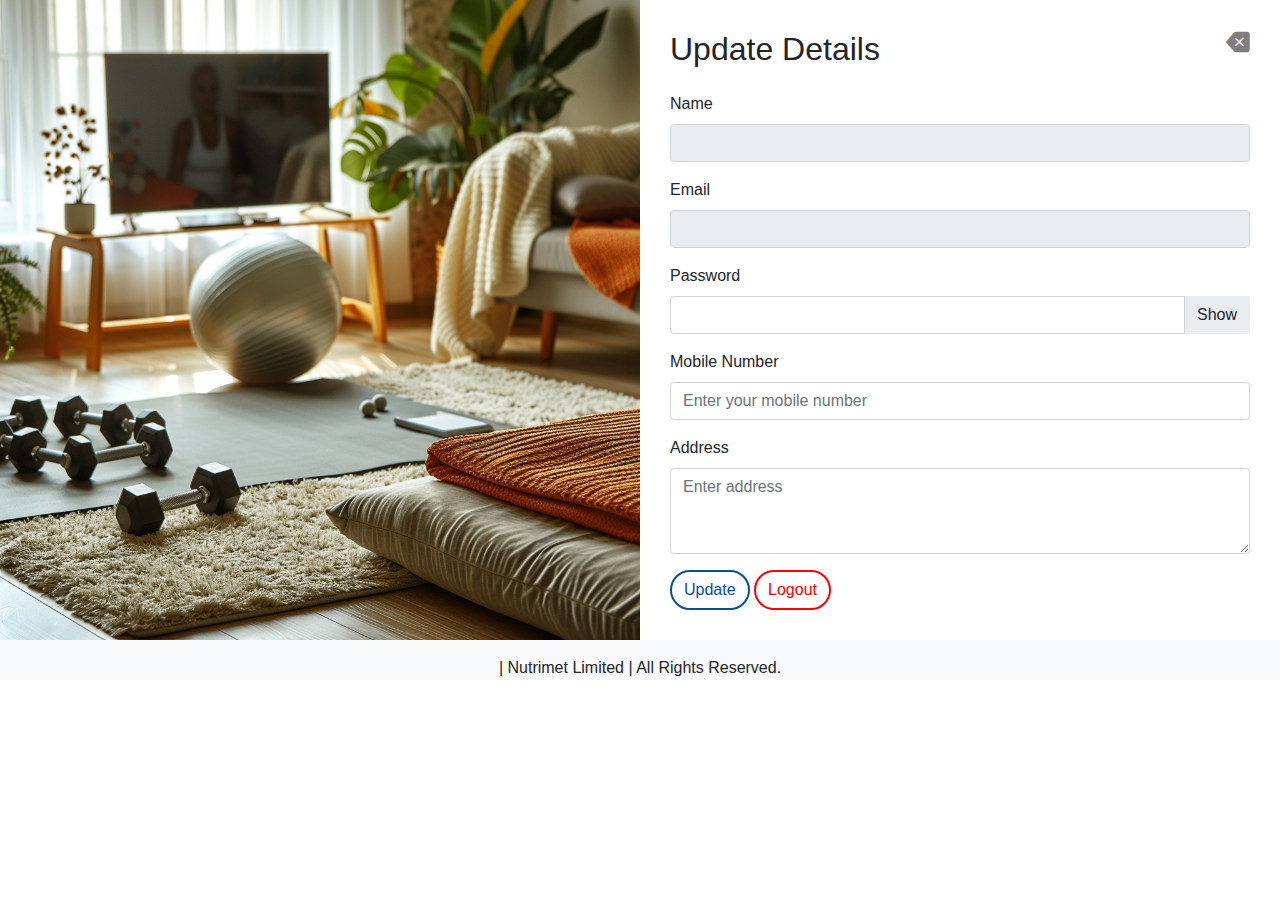
<file: templates/html/details.html>
<!DOCTYPE html>
<html lang="en">
<head>
  <meta charset="UTF-8">
  <meta name="viewport" content="width=device-width, initial-scale=1.0">
  <link rel="icon" href="../../static/images/logo/main.png" type="image/x-icon" />
    <title>Nutrimet | My Profile</title>
      <link href="https://cdn.jsdelivr.net/npm/bootstrap@5.3.3/dist/css/bootstrap.min.css" rel="stylesheet" integrity="sha384-QWTKZyjpPEjISv5WaRU9OFeRpok6YctnYmDr5pNlyT2bRjXh0JMhjY6hW+ALEwIH" crossorigin="anonymous">

    <script src="https://cdn.jsdelivr.net/npm/bootstrap@5.3.3/dist/js/bootstrap.bundle.min.js" integrity="sha384-YvpcrYf0tY3lHB60NNkmXc5s9fDVZLESaAA55NDzOxhy9GkcIdslK1eN7N6jIeHz" crossorigin="anonymous"></script>

  <script src="https://cdnjs.cloudflare.com/ajax/libs/jquery/3.5.1/jquery.min.js"></script>
  <script src="https://maxcdn.bootstrapcdn.com/bootstrap/4.5.2/js/bootstrap.min.js"></script>
  <link rel="stylesheet" href="https://cdn.jsdelivr.net/npm/bootstrap-icons@1.11.3/font/bootstrap-icons.min.css">
  <!-- Bootstrap CSS -->
  <link href="https://maxcdn.bootstrapcdn.com/bootstrap/4.5.2/css/bootstrap.min.css" rel="stylesheet">
  <!-- External CSS -->
  <link href="../../static/css/common.css" rel="stylesheet">
  <link href="../../static/css/details.css" rel="stylesheet">
  <!-- External JS -->
  <!-- <script src="../js/common.js"></script> -->
  <script>
    // debugger
    let user_details = {{ user_info | safe }};
  </script>
  <!-- <script src="../../static/js/common.js"></script> -->
  <script src="../../static/js/details.js"></script>
</head>
<body>
  <div class="modal fade" id="popOver" tabindex="-1" aria-labelledby="popOverLabel"
    aria-hidden="true">
    <div class="modal-dialog">
      <div class="modal-content">
        <div class="modal-header">
          <h5 class="modal-title" id="popOverLabel"></h5>
          <button type="button" class="btn-close" data-bs-dismiss="modal" aria-label="Close" id="popover-close"></button>
        </div>
        <div class="modal-body">
          <p id="popover-message"></p>
        </div>
      </div>
    </div>
  </div>
  <div class="">
    <div class="row justify-content-center m-0">
      <div class="col-md-6 p-0" id="leftSide"></div>
      <div class="col-md-6 p-0" id="rightSide">
        <div class="form-container">
          <button type="button" class="close" aria-label="Close"  onclick="closeDetails()">
            <i class="bi bi-backspace-fill"></i>
          </button>
          <h2 class="mb-4">Update Details</h2>
          <div class="form-group">
            <label for="Name" >Name</label>
            <input type="text" class="form-control mb-3" id="Full_Name" disabled>
          </div>
          <div class="form-group">
            <label for="Email" >Email</label>
            <input type="email" class="form-control mb-3" id="email"  disabled>
            <div class="invalid-feedback">Please enter a valid email address.</div>
          </div>
          <div class="form-group">
            <label for="password">Password</label>
            <div class="input-group">
                <input type="password" class="form-control" id="password">
                <div class="input-group-append">
                    <button class="btn " type="button" onclick="togglePasswordVisibility()" id="btntext">Show</button>
                </div>
            </div>
            <div class="invalid-feedback" id="passwordError"></div>
        </div>
            <div class="form-group">
              <label for="mobileNumber" class="form-label">Mobile Number</label>
              <input type="tel" class="form-control" id="mobileNumber" placeholder="Enter your mobile number">
              <div id="mobileNumberError" class="form-text text-danger"></div>
            </div>
            <div class="form-group">
              <label for="address">Address</label>
              <textarea class="form-control" id="address" rows="3" placeholder="Enter address"></textarea>
            </div>
            <button type="submit" class="btn btn-primary" id="updateButton">Update</button>
            <button type="button" class="btn btn-danger mr-2" onclick="resetSession()" id="logout_button">Logout</button>
          

          <div class="modal fade" id="successModal" tabindex="-1" aria-labelledby="successModalLabel" aria-hidden="true">
            <div class="modal-dialog"  >
                <div class="modal-content" style="color: black;">
                    <div class="modal-header">
                        <h5 class="modal-title" id="successModalLabel">Success!</h5>
                        <button type="button" class="btn-close" data-bs-dismiss="modal" aria-label="Close" onclick="closeUpDetails()"></button>
                    </div>
                    <div class="modal-body">
                        Your details have been updated.
                   </div>
                </div>
            </div>
        </div>
        
        </div>
      </div>
    </div>
  </div>
      <!-- Footer -->
    <!-- Copy in other pages -->
    <footer class="flex-column justify-content-center text-center">
      <div class="bg-body-tertiary">
          <p class="pt-3">
              <span id="current_Year"></span> |
              Nutrimet Limited |
              All Rights Reserved.
          </p>
      </div>
  </footer>
 
</body>
</html>
</file>
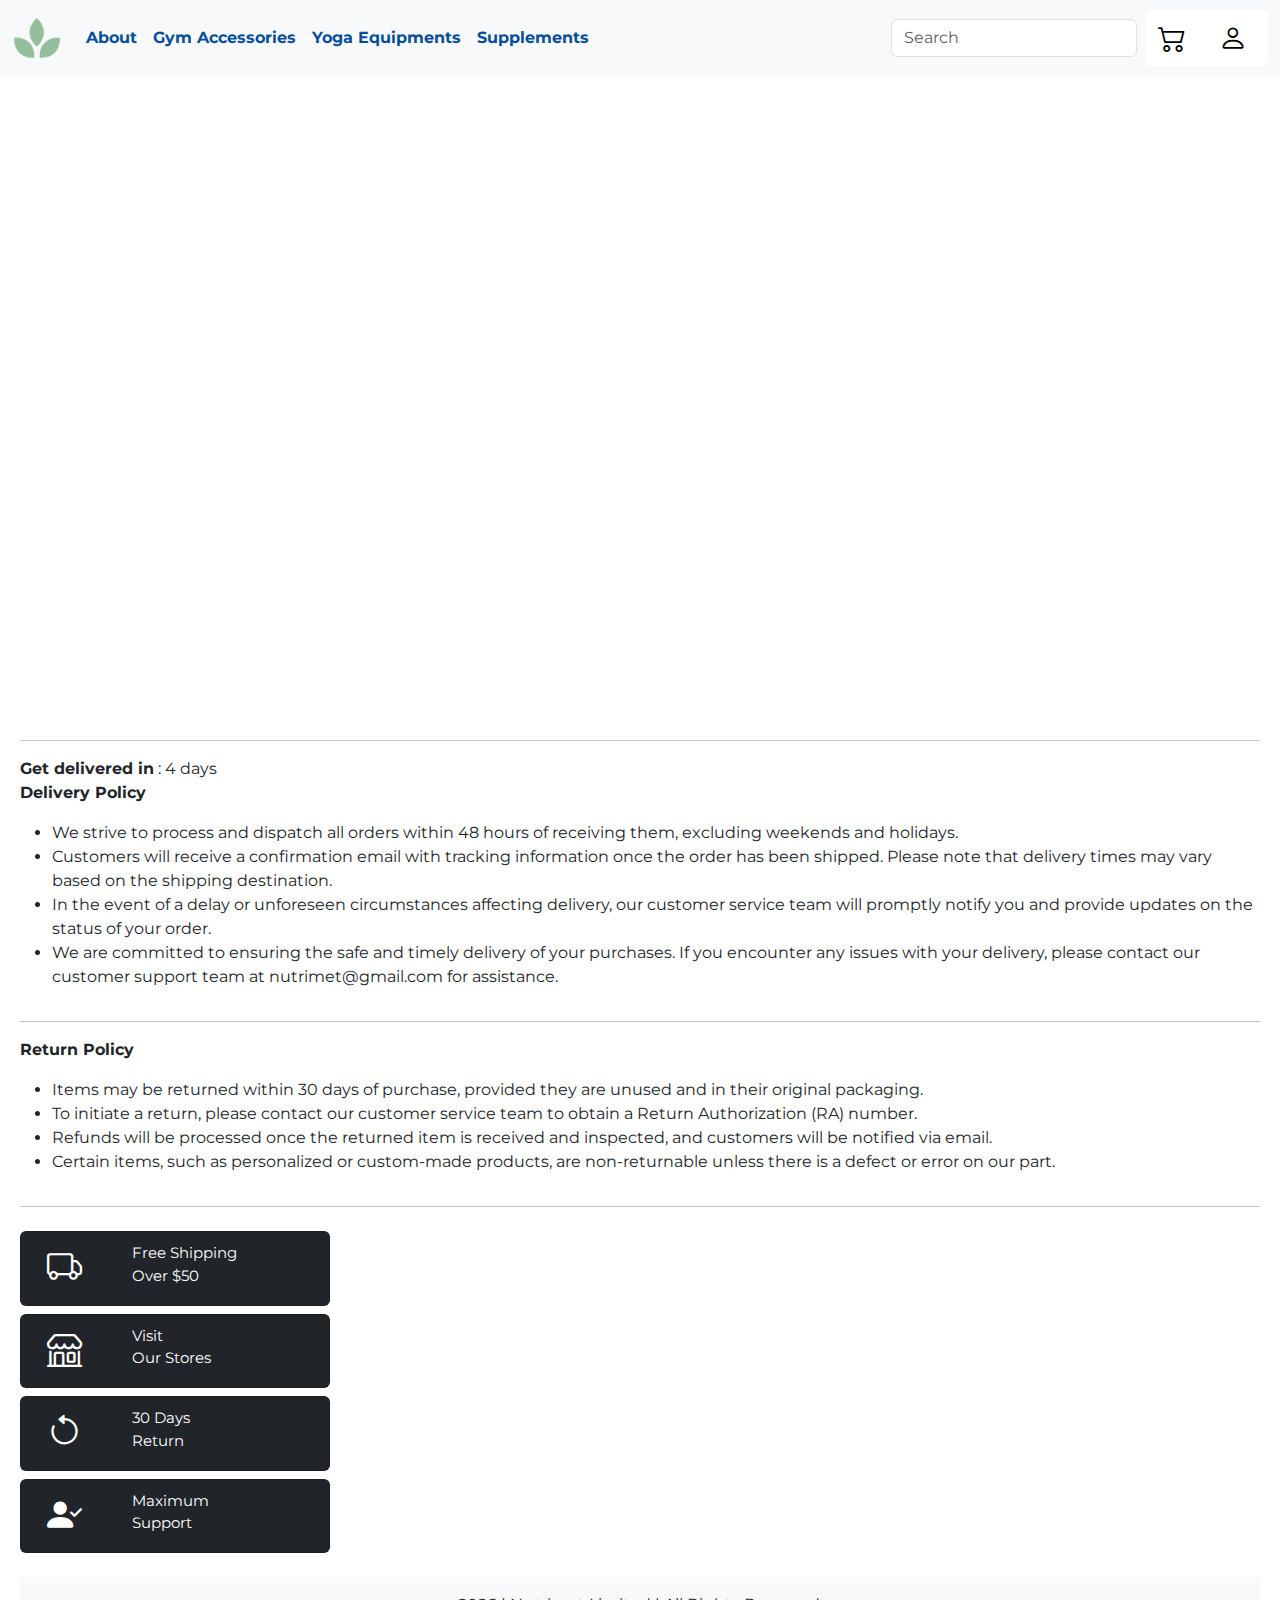
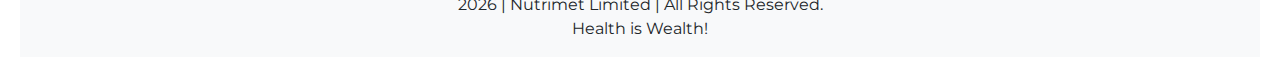
<file: templates/html/productdetails.html>
<!DOCTYPE html>
<html>

<head>
  <meta charset="UTF-8">
  <meta name="viewport" content="width=device-width, initial-scale=1.0">
  <link rel="icon" href="../../static/images/logo/main.png" type="image/x-icon" />
    <title>Nutrimet | Product Detail</title>
  <!-- Bootstrap CSS | JS | Icons CDN links -->
  <link href="https://cdn.jsdelivr.net/npm/bootstrap@5.3.3/dist/css/bootstrap.min.css" rel="stylesheet"
    integrity="sha384-QWTKZyjpPEjISv5WaRU9OFeRpok6YctnYmDr5pNlyT2bRjXh0JMhjY6hW+ALEwIH" crossorigin="anonymous">
  <script src="https://cdn.jsdelivr.net/npm/bootstrap@5.3.3/dist/js/bootstrap.bundle.min.js"
    integrity="sha384-YvpcrYf0tY3lHB60NNkmXc5s9fDVZLESaAA55NDzOxhy9GkcIdslK1eN7N6jIeHz"
    crossorigin="anonymous"></script>
  <link rel="stylesheet" href="https://cdn.jsdelivr.net/npm/bootstrap-icons@1.11.3/font/bootstrap-icons.min.css">
  <!-- Google Fonts -->
  <link rel="preconnect" href="https://fonts.googleapis.com">
  <link rel="preconnect" href="https://fonts.gstatic.com" crossorigin>
  <link
    href="https://fonts.googleapis.com/css2?family=Lato:ital,wght@0,100;0,300;0,400;0,700;0,900;1,100;1,300;1,400;1,700;1,900&family=Lexend:wght@100..900&family=Montserrat:ital,wght@0,100..900;1,100..900&family=Roboto+Flex:opsz,wght@8..144,100..1000&family=Roboto+Mono:ital,wght@0,100..700;1,100..700&family=Roboto:ital,wght@0,100;0,300;0,400;0,500;0,700;0,900;1,100;1,300;1,400;1,500;1,700;1,900&display=swap"
    rel="stylesheet">
  <!-- jQuery Reference -->
  <script src="https://code.jquery.com/jquery-3.6.0.min.js"></script>
  <link rel="stylesheet" href="https://cdn.jsdelivr.net/npm/bootstrap@5.3.3/dist/css/bootstrap.min.css">
  <link rel="stylesheet" href="/static/css/common.css">
  <link rel="stylesheet" href="/static/css/productdetails.css">
  <script src="https://cdn.jsdelivr.net/npm/bootstrap@5.3.3/dist/js/bootstrap.min.js"></script>
  <script src="../../static/js/common.js"></script>
  <script type="module" src="../../static/js/productdetails.js"></script>
  <script>
    // debugger
    let product_info = {{ product | safe }};
    </script>
</head>

<body>

  
    <!-- Navbar -->
    <!-- Copy in other pages -->
    <nav class="navbar navbar-expand-lg fixed-top bg-light">
        <div class="container-fluid">
            <a class="navbar-brand active" href="/">
                <img src="../../static/images/logo/main.png" alt="Nutrimet" width="50">
            </a>
            <button class="navbar-toggler" type="button" data-bs-toggle="collapse"
                data-bs-target="#navbar_supported_content" aria-controls="navbar_supported_content"
                aria-expanded="false" aria-label="Toggle navigation">
                <span class="position-absolute translate-middle p-2 bg-danger border border-light rounded-circle" id="navbar_toggler_icon_badge"></span>
                <span class="navbar-toggler-icon"></span>
            </button>
            <div class="collapse navbar-collapse" id="navbar_supported_content">
                <ul class="navbar-nav me-auto mb-2 mb-lg-0 fw-bold">
                    <li class="nav-item">
                        <a class="nav-link w-100" aria-current="page" href="/aboutus">About</a>
                    </li>
                    <li class="nav-item">
                        <a class="nav-link w-100" aria-current="page" href="/products">Gym Accessories</a>
                    </li>
                    <li class="nav-item">
                        <a class="nav-link w-100" aria-current="page" href="/products">Yoga Equipments</a>
                    </li>
                    <li class="nav-item">
                        <a class="nav-link w-100" aria-current="page" href="/products">Supplements</a>
                    </li>
                </ul>
                <form class="d-flex" role="search">
                    <input class="form-control me-2" type="search" placeholder="Search" aria-label="Search" id="search_input">
                </form>
                <div class="btn-group align-items-center d-flex" role="group" id="nav_icons">
                    <button type="button" class="btn" id="nav_cart_button">
                        <i class="bi bi-cart2 fs-3"></i>
                        <span class="position-absolute top-0 start-90 translate-middle badge rounded-pill bg-danger mt-2" id="cart_items_badge"></span>
                        <a id="nav_cart" class="ps-2 text-decoration-none"></a>
                    </button>
                    <button type="button" class="btn" id="nav_login_button">
                        <i class="bi bi-person fs-3"></i>
                        <a id="nav_login" class="ps-2 text-decoration-none"></a>
                    </button>
                </div>                           
            </div>
        </div>
    </nav>
  

    <div class="container" >
      <div class="row" id="product_detail_container"></div>
    </div>
  

    
    <div class="section_2">
        <div class="row">
            <div class="delivery_policy">
                <hr>
                    <p><b>Get delivered in</b> : 4 days<br>
                    <b>Delivery Policy</b></p>
                    <ul>
                        <li>We strive to process and dispatch all orders within 48 hours of receiving them, excluding weekends and holidays.</li>
                        <li>Customers will receive a confirmation email with tracking information once the order has been shipped. Please note that delivery times may vary based on the shipping destination.</li>
                        <li>In the event of a delay or unforeseen circumstances affecting delivery, our customer service team will promptly notify you and provide updates on the status of your order.</li>
                        <li>We are committed to ensuring the safe and timely delivery of your purchases. If you encounter any issues with your delivery, please contact our customer support team at nutrimet@gmail.com for assistance.</li>
                    </ul>
            </div>
        </div>
        
        <div class="row">
            <div class="return_policy">
                <hr>
                <p><strong>Return Policy</strong></p>
                <ul>
                    <li>Items may be returned within 30 days of purchase, provided they are unused and in their original packaging.</li>
                    <li>To initiate a return, please contact our customer service team to obtain a Return Authorization (RA) number.</li>
                    <li>Refunds will be processed once the returned item is received and inspected, and customers will be notified via email.</li>
                    <li>Certain items, such as personalized or custom-made products, are non-returnable unless there is a defect or error on our part.</li>
                </ul>
            </div>    
        </div>
        <hr>
        <div class="row">
        
        
        <div class="delivery_image" >
            
        <div class="delivery_image" >
                <!-- Cards for additional information --> 

                <div class="col-sm-6 col-md-6 col-lg-3 mt-2">
                    <div class="card bg-dark" >
                        <div class="row" style="padding: 10px 0;">
                            <div class="col-sm-4 text-center">
                                <span class="bi bi-truck align-items-center" style="font-size: 35px; color: white;"></span>
                            </div>

                            <div class="col-sm-8">
                                <div class="text" style="color: white; font-size: 20px;">
                                    <p class="card_static" style="margin-bottom: 0; font-size: 15px;">Free Shipping</p>
                                    <p class="card_static" style="margin-bottom: 0; font-size: 15px;">Over $50</p>
                                </div>
                            </div>
                        </div>
                    </div>
                </div>
                <div class="col-sm-6 col-md-6 col-lg-3 mt-2">
                    <div class="card bg-dark" >
                        <div class="row" style="padding: 10px 0;">
                            <div class="col-sm-4 text-center">
                                <span class="bi bi-shop align-items-center" style="font-size: 35px; color: white;"></span>
                            </div>

                            <div class="col-sm-8">
                                <div class="text" style="color: white; font-size: 20px;">
                                    <p class="card_static" style="margin-bottom: 0; font-size: 15px;">Visit</p>
                                    <p class="card_static" style="margin-bottom: 0; font-size: 15px;">Our Stores</p>
                                </div>
                            </div>
                        </div> 
                    </div>
                </div>

                <div class="col-sm-6 col-md-6 col-lg-3 mt-2">
                    <div class="card bg-dark" >
                        <div class="row" style="padding: 10px 0;">
                            <div class="col-sm-4 text-center">
                                <span class="bi bi-arrow-counterclockwise align-items-center" style="font-size: 35px; color: white;"></span>
                            </div>

                            <div class="col-sm-8">
                                <div class="text" style="color: white; font-size: 20px;">
                                    <p class="card_static" style="margin-bottom: 0; font-size: 15px;">30 Days</p>
                                    <p class="card_static" style="margin-bottom: 0; font-size: 15px;">Return</p>
                                </div>
                            </div>
                        </div> 
                    </div>
                </div>

                <div class="col-sm-6 col-md-6 col-lg-3 mt-2">
                    <div class="card bg-dark" >
                        <div class="row" style="padding: 10px 0;">
                            <div class="col-sm-4 text-center">
                                <span class="bi bi-person-check-fill align-items-center" style="font-size: 35px; color: white;"></span>
                            </div>

                            <div class="col-sm-8">
                                <div class="text" style="color: white; font-size: 20px;">
                                    <p class="card_static" style="margin-bottom: 0; font-size: 15px;">Maximum</p>
                                    <p class="card_static" style="margin-bottom: 0; font-size: 15px;">Support</p>
                                </div>
                            </div>
                        </div> 
                    </div>
                </div>
        </div> 
    </div>

 <footer class="d-flex flex-column justify-content-center text-center">
   
    <br>
    <div class="bg-body-tertiary">
        <p class="pt-3">
            <span id="current_Year"></span> |
            Nutrimet Limited |
            All Rights Reserved.
            <br>
            Health is Wealth!
        </p>
    </div>
</footer>
</body>

</html>
</file>
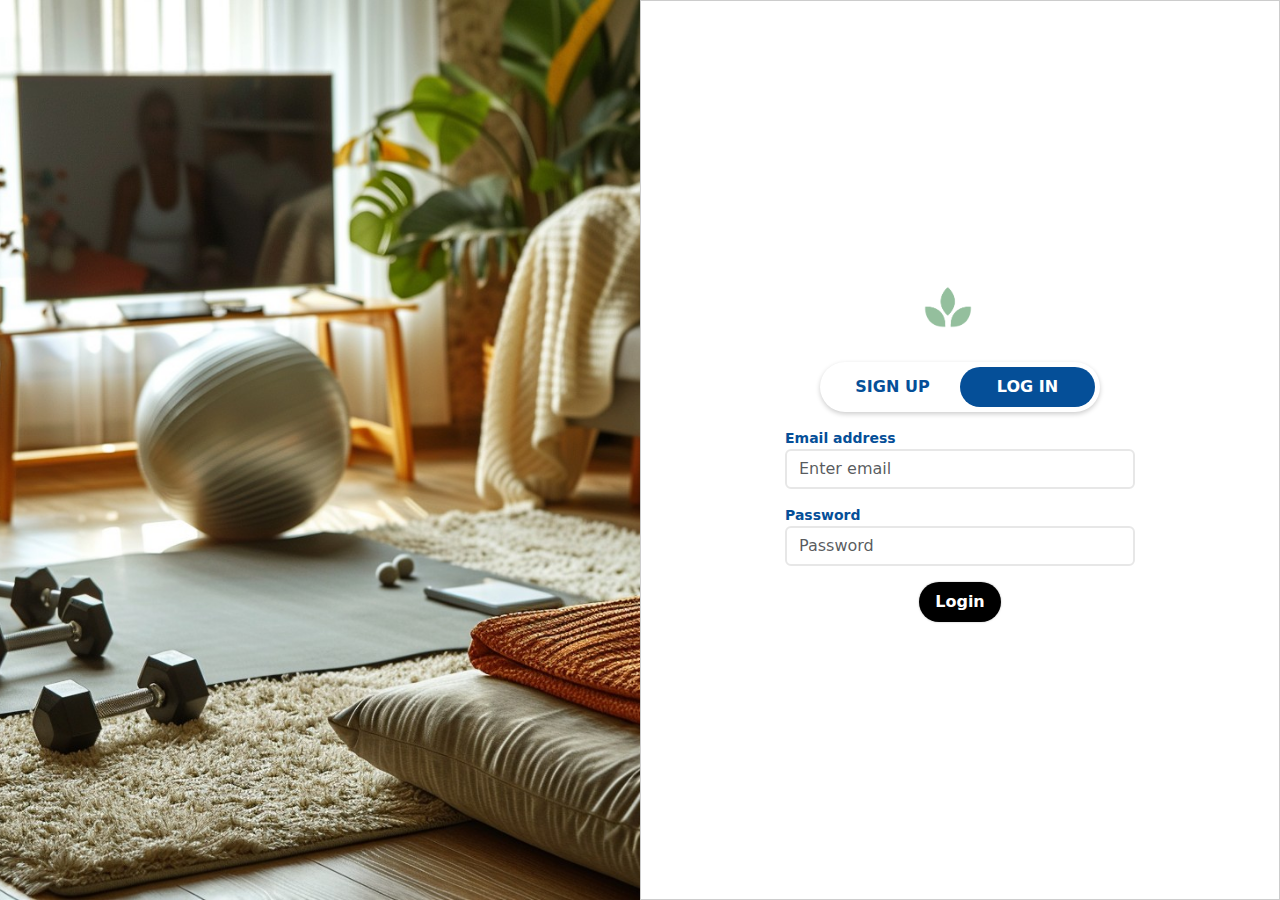
<file: templates/html/signup.html>
<!DOCTYPE html>
<html lang="en">

<head>
  <meta charset="UTF-8">
  <meta name="viewport" content="width=device-width, initial-scale=1.0">
  <link rel="icon" href="../../static/images/logo/main.png" type="image/x-icon" />
  <title>Nutrimet | SignUp</title>
  <link href="https://cdn.jsdelivr.net/npm/bootstrap@5.3.3/dist/css/bootstrap.min.css" rel="stylesheet"
    integrity="sha384-QWTKZyjpPEjISv5WaRU9OFeRpok6YctnYmDr5pNlyT2bRjXh0JMhjY6hW+ALEwIH" crossorigin="anonymous">
    <script src="https://cdn.jsdelivr.net/npm/bootstrap@5.3.3/dist/js/bootstrap.bundle.min.js"
    integrity="sha384-YvpcrYf0tY3lHB60NNkmXc5s9fDVZLESaAA55NDzOxhy9GkcIdslK1eN7N6jIeHz"
    crossorigin="anonymous"></script>
  <!-- <link href="../css/common.css" rel="stylesheet"> -->
  <link href="../../static/css/signup.css" rel="stylesheet">
  <script src="../../static/js/signup.js"></script>
</head>
<body>  
  <!-----------------------------Main Container------------------------>
  <div class="container-fluid" style="background-color: #ffffff ;">
    <div class="row no-gutters heightbox">
      <!-----------------------------Left Box------------------------------->
      <div class="col-md-6 p-0 leftbox">

        <div class="box leftimage"  style="border: none;" >
          <div class="text-overlay" id="textOverlay">
            <!-- <img src="../media/images/logo/white.png"> -->
            <!-- <h2 id="textHeading">TRACK YOUR ORDERS</h2> -->
            <!-- <p id="textDescription">Keep track the status of your orders </p> -->
        </div>
        </div>
      </div>


      <!-----------------------------Right Box------------------------------->
      <div class="col-md-6 p-0 rightbox ">
        <div class="box">
          <div class=" form-text">
            <a href="/">
              <div class="row justify-content-between align-items-center" id="logo"></div>
            </a>
            <!-- <h4 id="right_heading">MY NUTRIMET</h4> -->
            <div class="buttonadjustment">
              <div class="cylindrical-border-container d-flex justify-content-center mb-3">
                <div class="cylindrical-container" id="cylindricalContainer">
                    <div class="cylindrical-container slidercylinder">
                        <button type="button" id="signupButton" class="cylindrical-btn " onclick="toggleForms('signupForm')">SIGN UP</button>   
                        <button type="button" id="loginButton" class="cylindrical-btn active-button" onclick="toggleForms('loginForm')">LOG IN</button>   
                        <div class="slider" id="slider"></div>
                    </div>
                </div>
              </div>
            </div>
            <div class="toggle-form" id="signupForm" style="display: none;">
              <form id="form-data" onsubmit=" return validateForms()">
                <div class="form-group mb-2">
                  <label for="Name">First Name</label>
                  <input type="text" class="form-control " id="f_name" placeholder="Enter First Name" onchange="errorValidate()">
                  <span id="firstNameError" class="error "></span>
                </div>
                <div class="form-group mb-2">
                  <label for="Name">Last Name</label>
                  <input type="text" class="form-control " id="l_name" placeholder="Enter Last Name" onchange="errorValidate()" >
                  <span id="lastNameError" class="error"></span>
                </div>
                <div class="form-group mb-2">
                  <label for="Email">Email</label>
                  <input type="email" class="form-control" id="email" placeholder="Enter Email" onchange="errorValidate()" >
                  <span id="emailError" class="error"></span>
                </div>
                <div class="form-group mb-2 ">
                  <label for="password">Password</label>
                  <input type="password" class="form-control" id="password" placeholder="Enter Password" onchange="errorValidate()"
                    minlength="6" >
                  <span id="passwordError" class="error"></span>
                </div>
                <div class="form-group mb-2">
                  <label for="password">Confirm Password</label>
                  <input type="password" class="form-control" id="cnfpassword" placeholder="Enter Password" onchange="errorValidate()"
                  >
                  <span id="confirmPasswordError" class="error "></span>
                </div>
                <button type="submit" class="btn btn-primary btn-block form-control bagcolor">Create Account</button>
              </form>
            </div>
            <div class="modal fade" id="popOver" tabindex="-1" aria-labelledby="popOverLabel"
              aria-hidden="true">
              <div class="modal-dialog">
                <div class="modal-content">
                  <div class="modal-header">
                    <h5 class="modal-title" id="popOverLabel"></h5>
                    <button type="button" class="btn-close" data-bs-dismiss="modal" aria-label="Close" id="popover-close"></button>
                  </div>
                  <div class="modal-body">
                    <p id="popover-message"></p>
                  </div>
                </div>
              </div>
            </div>
            <div id="loginForm" class="toggle-form">
              <!-- Your login form goes here -->
              <form onsubmit=" return loginValidation()">
                <div id="loginForm" class="form-group mb-3">
                  <label for="loginEmail">Email address</label>
                  <input type="email" class="form-control" id="loginEmail" placeholder="Enter email">
                  <span id="loginError" class="error"></span>
                </div>
                <div class="form-group mb-3">
                  <label for="loginPassword">Password</label>
                  <input type="password" class="form-control" id="loginPassword" placeholder="Password">
                  <span id="passError" class="error"></span>
                </div>
                <button type="submit" class="btn btn-primary btn-block form-control bagcolor">Login</button>
              </form>

              <div class="modal fade" id="LogInModal" tabindex="-1" aria-labelledby="successModalLabel"
              aria-hidden="true">
              <div class="modal-dialog">
                <div class="modal-content">
                  <div class="modal-header">
                    <h5 class="modal-title" id="successModalLabel">Success!</h5>
                    <button type="button" class="btn-close" data-bs-dismiss="modal" aria-label="Close"
                      onclick="closebutton()"></button>
                  </div>
                  <div class="modal-body" id="welcomemsg">
                    LogIn successful! Welcome . Thank you!
                  </div>
                </div>
              </div>
            </div>

            </div>
          </div>
        </div>
      </div>
     
</body>
</html>
</file>
<file: static/css/common.css>
body {
    font-family: 'Montserrat', sans-serif;
}


.nav-link {    
    color: #054F98;    
    transition: background-color 0.3s ease;
    padding-left: 20px;
    border-radius: 20px;
}

.nav-link:hover {
    background-color: #054F98;
    color: white;
    padding-left: 20px;
    border-radius: 20px;
}

#nav_icons {
    margin-top: 10px;
}

#nav_icons button {
    background-color: #054F98;
    color: white;    
}

#nav_cart::before {
    content: 'Your Cart';
    color: white;
}

#nav_login::before {
    content: 'Login/Signup';
    color: white;
}

#navbar_toggler_icon_badge {
    margin-left: 40px;
    display: none;
}

footer .btn-group {
    padding: 0px 20px;
}

footer #payment_images img {
    width: 10%;
}

/* Media query for screens with a minimum width of 768 pixels and a maximum of 1023 pixels (typical for tablets) */
@media only screen and (min-width: 768px) and (max-width: 1024px) {

}

/* Media query for screens with a minimum width of 1024 pixels (typical for desktops) */
@media only screen and (min-width: 1025px)  {
    #nav_icons {
        margin: 0;
    }
    
    #nav_icons button {
        background-color: white;
        color: black;    
    }

    #nav_cart::before, #nav_login::before {
        content: '';
    }

    footer .btn-group {
        padding: 0px 500px;
    }

    footer #payment_images img {
        width: 5%;
    }
}
</file>
<file: static/css/details.css>
body {

  
}

#leftSide {
  background-image: url('../../static/images/signup_page.jpg');
  background-repeat: no-repeat;
  background-size: cover;
}
.form-container {
  background-color:white;
  /* border-radius: 8px; */
  /* box-shadow: 0 0 10px rgba(0, 0, 0, 0.3); */
  padding: 30px;
  /* color: #ffffff; */
  
}


.input-group-append{
  height: 38px !important;
  background-color: #e9ecef;
  color: black;
}

.input-group-append :hover{
  background-color: #e9ecef;
  color: black;
}
.input-group-append :active{
  background-color: transparent;
}

#updateButton {
  background-color: white;
  color: #054F98;
  border: 2px solid #054F98;
  border-radius: 50px;
}

#updateButton:hover {
  background-color: #054F98;
  color: white;
}

#logout_button {
  background-color: white;
  color: red;
  border: 2px solid red;
  border-radius: 50px;
}

#logout_button:hover {
  background-color: red;
  color: white;
}
</file>
<file: static/css/productdetails.css>
*{
  padding: 0;
  margin: 0;
  box-sizing: border-box;
}


.container {
  max-width: 75%;
  position: relative;
  margin: auto;
  height: 40em;
  margin-top: 5%;
  background:white;
  color: black;
  display: flex;
}

.left,.right{
  width: 50%;
  padding: 20px;
}

.container img {
  width: 100%;
  height: 100%;
  top:10;
}


.right {
  padding: 50px 100px 50px 50px;
}

h2 {
  color:black;
  margin: 20px 0 10px 0;
  font-size: 25px;
}



h4 {
  color: #94bf9d;
}



h5 {
  font-size: 15px;
}


.add_to_cart_button  {
  width: 100%;
  padding: 10px;
  border: none;
  outline: none;
  background: black;
  color: white;
  margin-top: 20%;
  border-radius: 30px;
}

.section_2{
  margin:auto;
  padding: 20px;  
  display: block;
}

.t_qty{
  margin-top: 10px;
  font-size: 14px;
  color: gray;
}

@media only screen and (max-width:768px) {
  .container {
    max-width: 90%;
    height: auto;
    margin-top:20%;
    margin-left:5%;
    margin-right:5%
  }

  .left, .right {
    width: 100%;
    padding-left: 5%;
    padding-right: 5%;
  }

  .container {
    flex-direction: column;
  }

  
}

@media only screen and (max-width:575.5px) {
  .card_static{
    text-align: center;
  }
}
</file>
<file: static/css/signup.css>
.box {
    border: 1px solid #ccc;
    display: flex;
    justify-content: center;
    align-items: center;
    height: 100%;
    margin: 0;
}

.heightbox {
    height: 100vh;
}

.form-text button {
    margin-top: 0px !important;
}

.cylindrical-border-container {
    width: 80%;
    /* Adjust as needed */
    height: 50px;
    /* Adjust as needed */
    border-radius: 50px;
    /* Half of the height for cylindrical effect */
    /* border: 1px solid black;  */
    position: relative;
    overflow: hidden;
    display: flex;
    background-color: white;
    justify-content: center;
    /* Center the content horizontally */
    align-items: center;
    /* Center the content vertically */
    box-shadow: 0px 2px 5px rgba(0, 0, 0, 0.2);
}

.buttonadjustment {
    display: flex;
    justify-content: center;
    align-items: center;
    align-content: center;
}

/* Styles for the cylindrical content */
.cylindrical-container {
    display: flex;
    justify-content: center;
    align-items: center;
    align-content: center;
    position: relative;
    height: 80px;
}

/* Styles for the cylindrical button */
.cylindrical-btn {
    width: 135px;
    height: 50% !important;
    border: none;
    background-color: transparent;
    color: #054f98;
    font-size: 16px;
    font-weight: bold;
    cursor: pointer;
    position: relative;
    z-index: 1;
    /* Ensure button text is on top of slider */
    border-radius: 50px;
}

/* Active button style */
.active-button {
    background-color: #054f98;
    /* Change background color for active button */
    color: white;
    font-weight: bold;
}

.toggle-form .error {
    font-size: 12px;
    color: red;
}

.text-overlay {
    position: absolute;
    bottom: 35%;
    /* Position the text at the vertical center */
    left: 20px;
    /* Adjust the left position as needed */
    transform: translateY(50%);
    /* Move the text up by half of its height */
    text-align: left;
    /* Align text to the left */
    color: rgb(255, 255, 255);
    /* Text color */
    padding: 20px;
    /* Add padding for better readability */
}

.text-overlay h2 {
    font-size: 34px;
    /* Adjust heading font size */
    margin-bottom: 10px;
    /* Add some space below the heading */
    font-weight: bold;
}

.text-overlay p {
    font-size: 16px;
    /* Adjust paragraph font size */
    margin: 0;
    /* Remove default margin */
}

.leftimage {
    background-image: url('../../static/images/signup_page.jpg');
    background-size: cover;
    background-position: center;
}

.form-group {
    min-width: 350px;
}

.form-control {

    border: 2px solid #e7e7e7;
}

.bagcolor {
    display: flex;
    margin: 0 auto;
    width: auto;
    background-color: black;
    color: white;
    font-weight: bolder;
    border: none;
    border-radius: 50px;
    box-shadow: 0px 0px 2px rgba(0, 0, 0, 0.3);
    /* border: 2px solid #e7e7e7 !important; */
}

.bagcolor:hover {
    /* box-shadow: 0px 1px 2px rgba(0, 0, 0, 0.2); */
    background-color: black;
    color: white;
    font-weight: bolder;
}

.form-text label {
    font-weight: bold;
    font-size: 14px;
    color: #054F98;
}

/* input {
    border: none;
    height: 35px;
} */

input:hover {
    box-shadow: 0px 0px 2px rgba(0, 0, 0, 0.3);
}

.form-text button {
    margin-top: 15px;
}

.btn {
    padding: 0.5rem 1rem !important;
}

.container-highlight {
    padding: 20px;
    border-radius: 5px;
    box-shadow: 0 0 10px rgba(0, 0, 0, 0.1);
    display: flex;
    align-items: center;
    justify-content: center;
}

.success-message {
    margin-top: 20px;
    padding: 10px;
}

#logo {
    width: 100%;
    height: 50px;
    background-image: url('../../static/images/logo/main.png');
    background-size: contain;
    background-repeat: no-repeat;
    background-position: center;
    display: flex;
    justify-content: center;
    align-items: center;
    margin-bottom: 30px;
}

/* #right_heading {
    text-align: center;
    margin-bottom: 20px;
    font-weight: bold;
    word-spacing: 5px;
    color: black;    
} */

@media only screen and (min-width: 320px) and (max-width: 768px) {
    .leftbox {
        display: none;
    }
}

@media only screen and (min-width: 768px) and (max-width: 1024px) {
    .leftimage {
        display: none;
    }

    .rightbox {
        width: 100% !important;
    }
}
</file>
